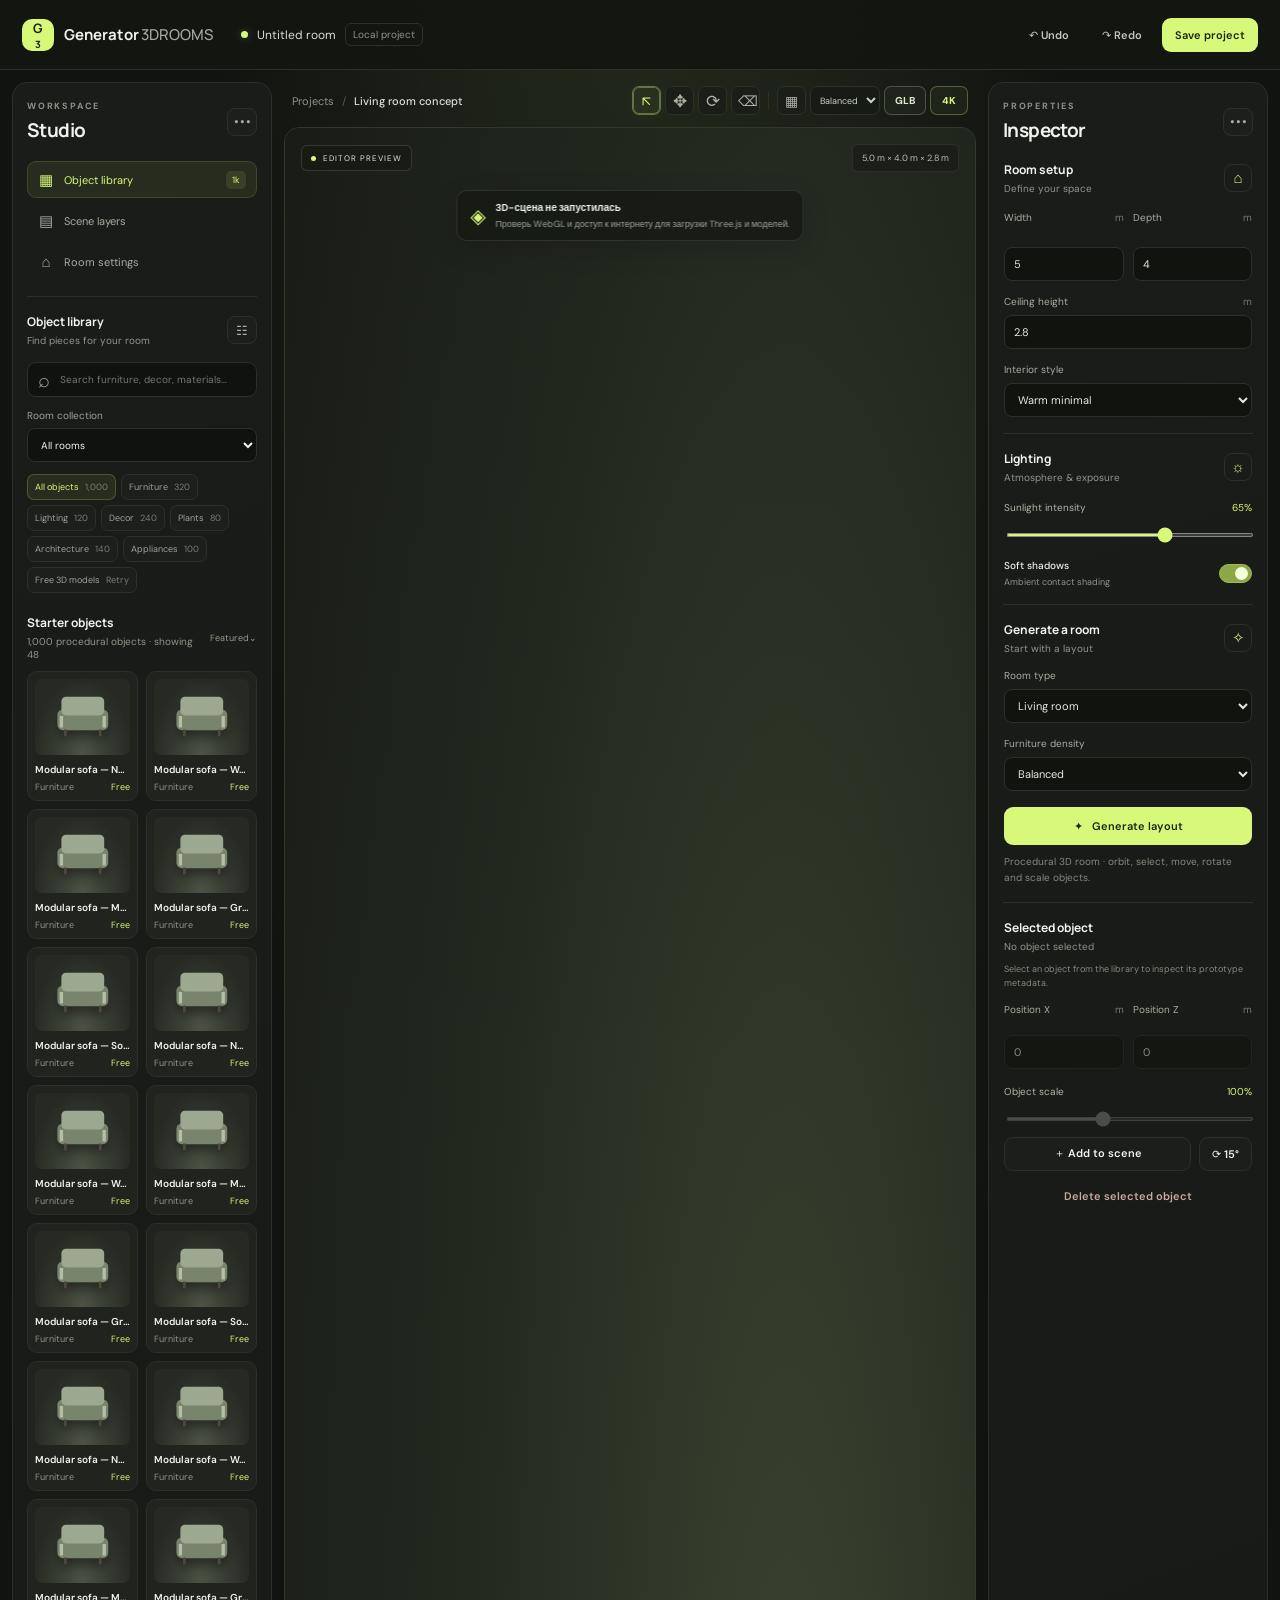
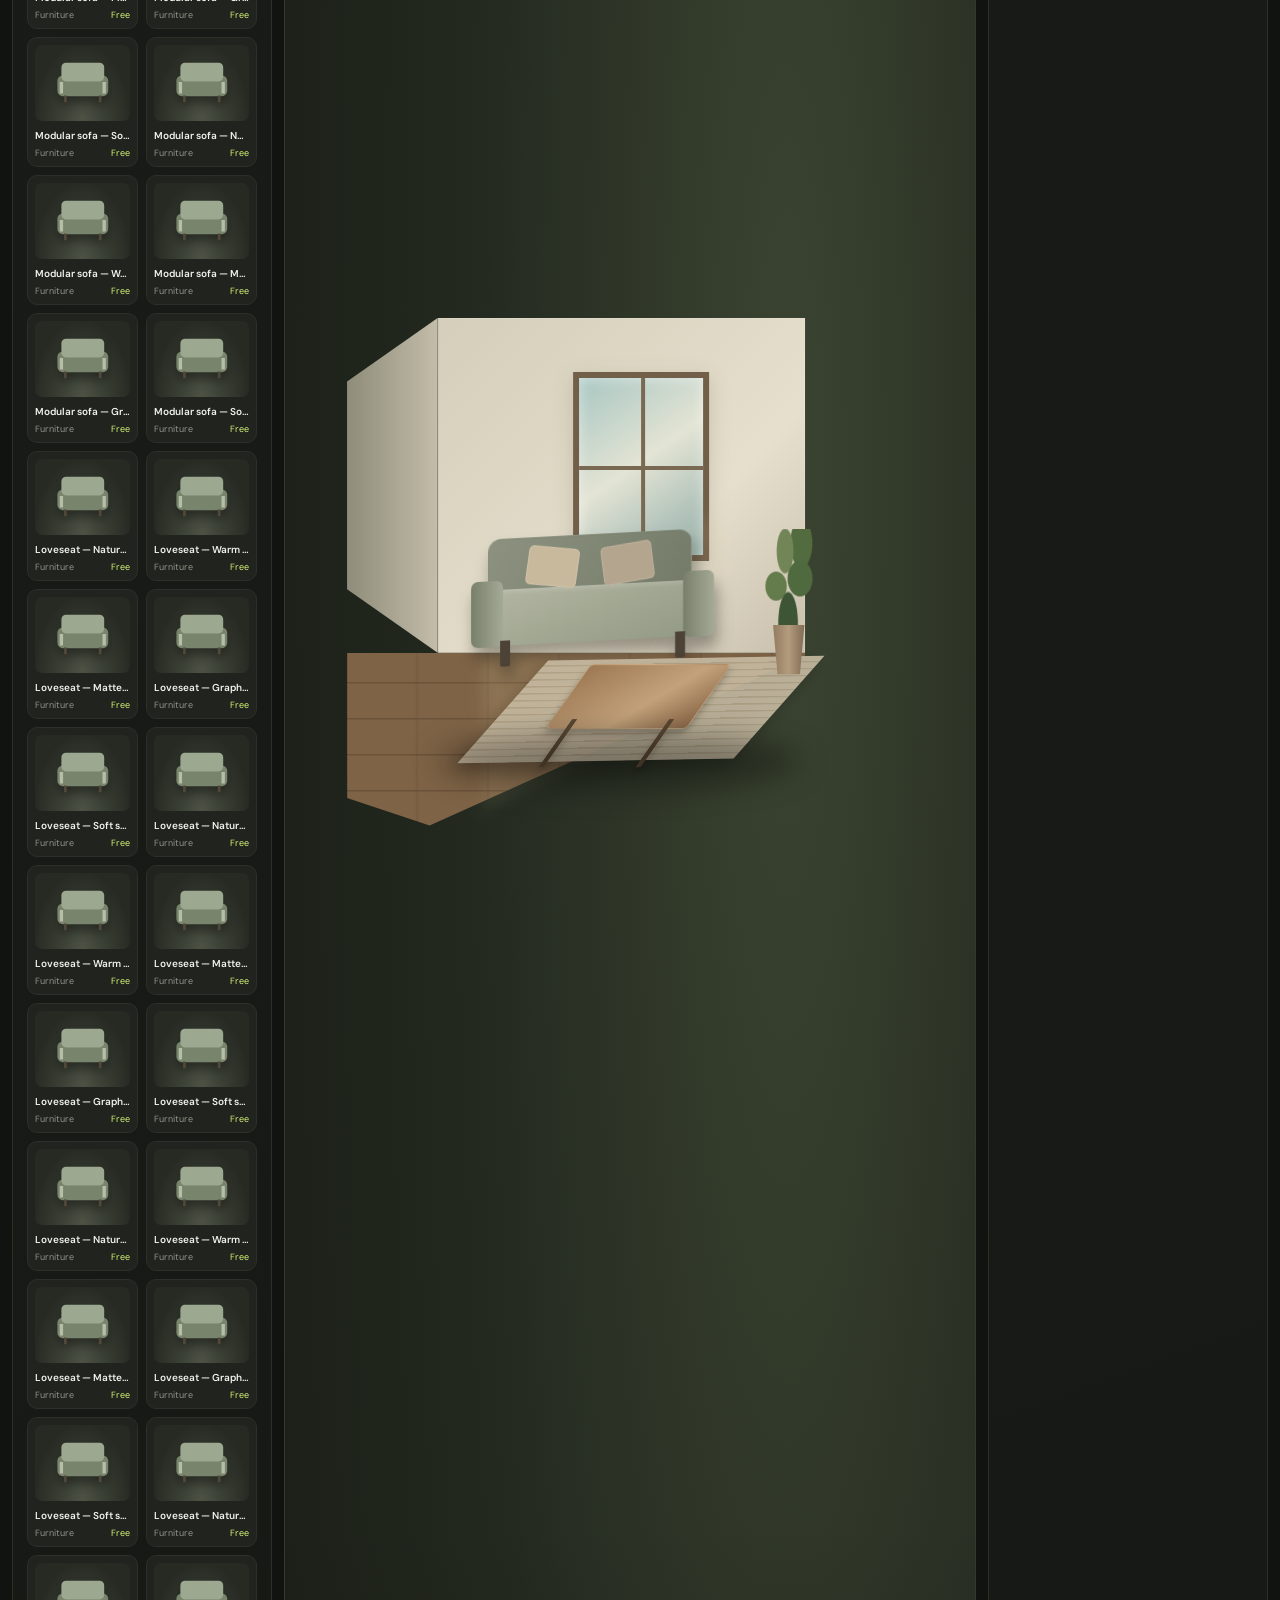
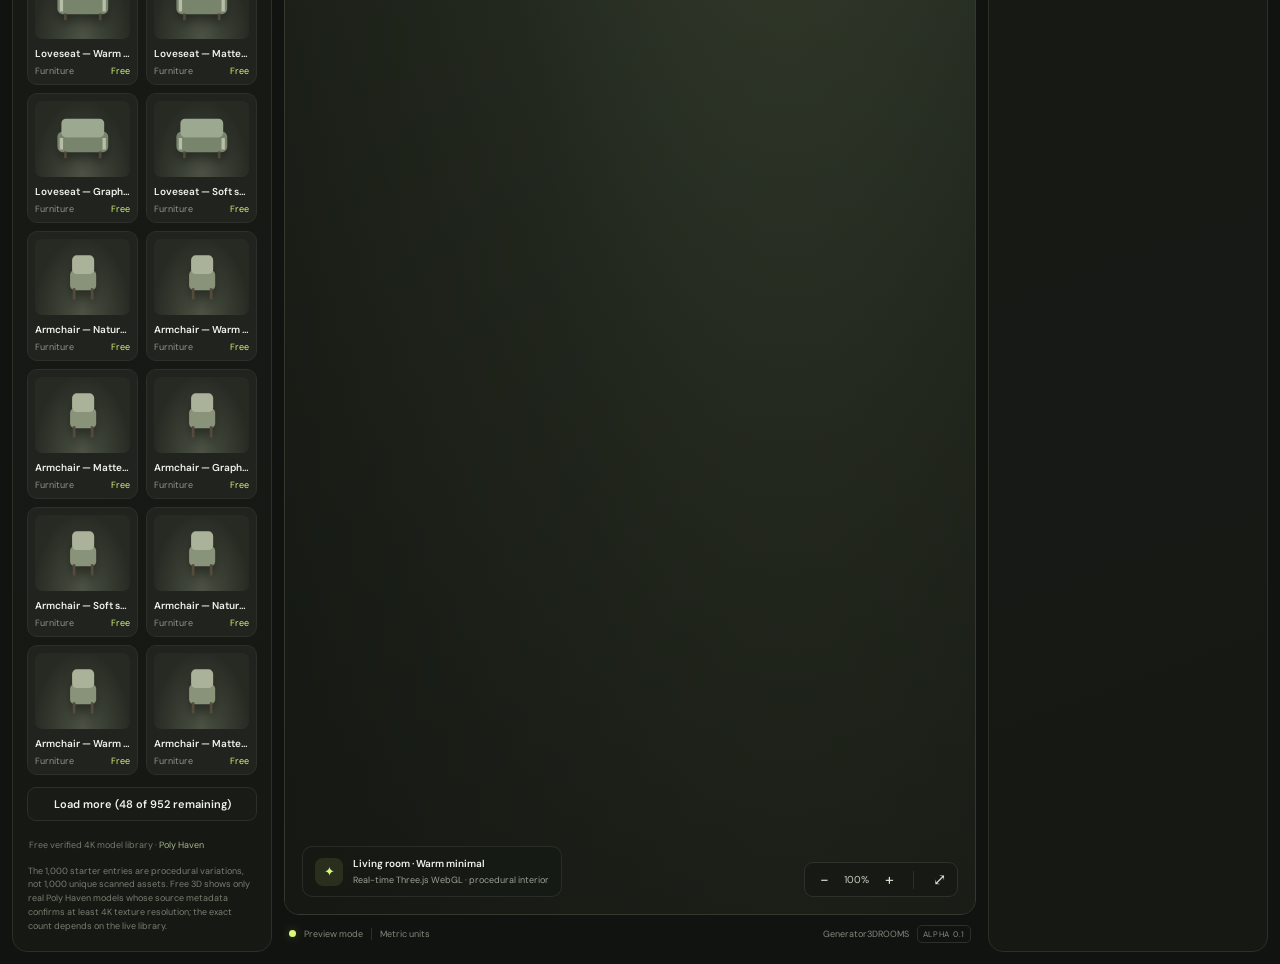
<file: index.html>
<!doctype html>
<html lang="ru">
<head>
<meta charset="utf-8"><meta name="viewport" content="width=device-width,initial-scale=1"><meta name="theme-color" content="#111310"><title>Generator3DROOMS — запуск</title>
<style>*{box-sizing:border-box}body{margin:0;min-height:100vh;display:grid;place-items:center;padding:24px;background:#111310;color:#eef0e8;font:15px/1.6 system-ui,sans-serif}.card{width:min(680px,100%);padding:clamp(24px,5vw,44px);border:1px solid #34392e;border-radius:24px;background:linear-gradient(145deg,#1c2019,#141612);box-shadow:0 24px 90px #0005}.mark{display:inline-grid;place-items:center;width:42px;height:42px;border-radius:13px;background:#d8f879;color:#1b2410;font-weight:900;margin-bottom:22px}h1{margin:0 0 12px;font-size:clamp(28px,5vw,42px);letter-spacing:-1.3px}p{color:#b6bdae}.steps{padding-left:22px}.steps li{margin:10px 0}.note{font-size:12px;color:#939b8b;margin-top:22px}a{color:#d8f879}</style>
</head><body><main class="card"><div class="mark">G3</div><h1>Generator3DROOMS</h1><p>Для работы 3D-сцены, импорта моделей и экспорта нужен локальный HTTP-сервер. Открытие HTML двойным щелчком может блокировать загрузку модулей.</p><ol class="steps"><li>Запусти <b>Run-Generator3DROOMS.bat</b> из корневой папки проекта.</li><li>Оставь открытым окно сервера.</li><li>Браузер откроет студию автоматически.</li></ol><p>Если сайт уже запущен через HTTP, <a href="./web/">открой студию</a>.</p><p class="note">Для бесплатных 4K-моделей нужен интернет. Модели отбираются по данным о разрешении текстур в каталоге Poly Haven.</p></main><script>if(location.protocol!=="file:")location.replace("./web/");</script></body></html>
</file>
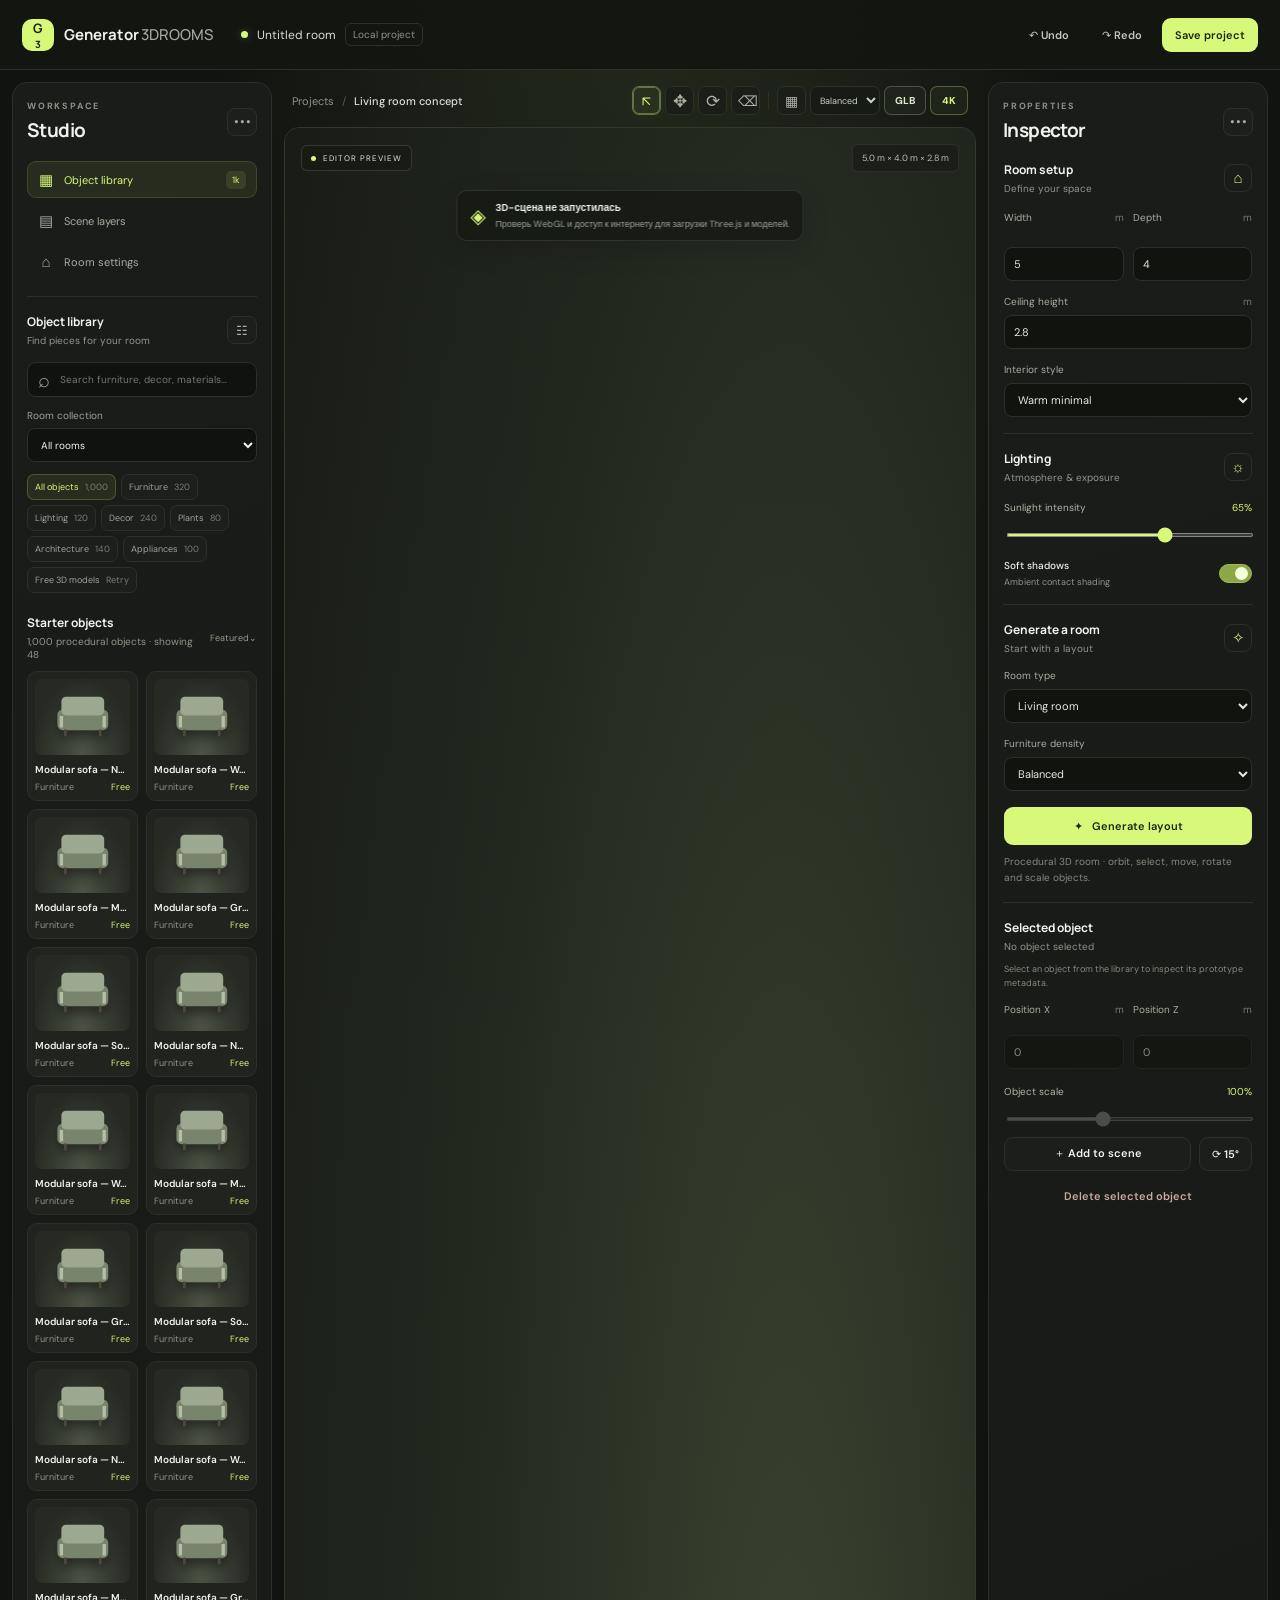
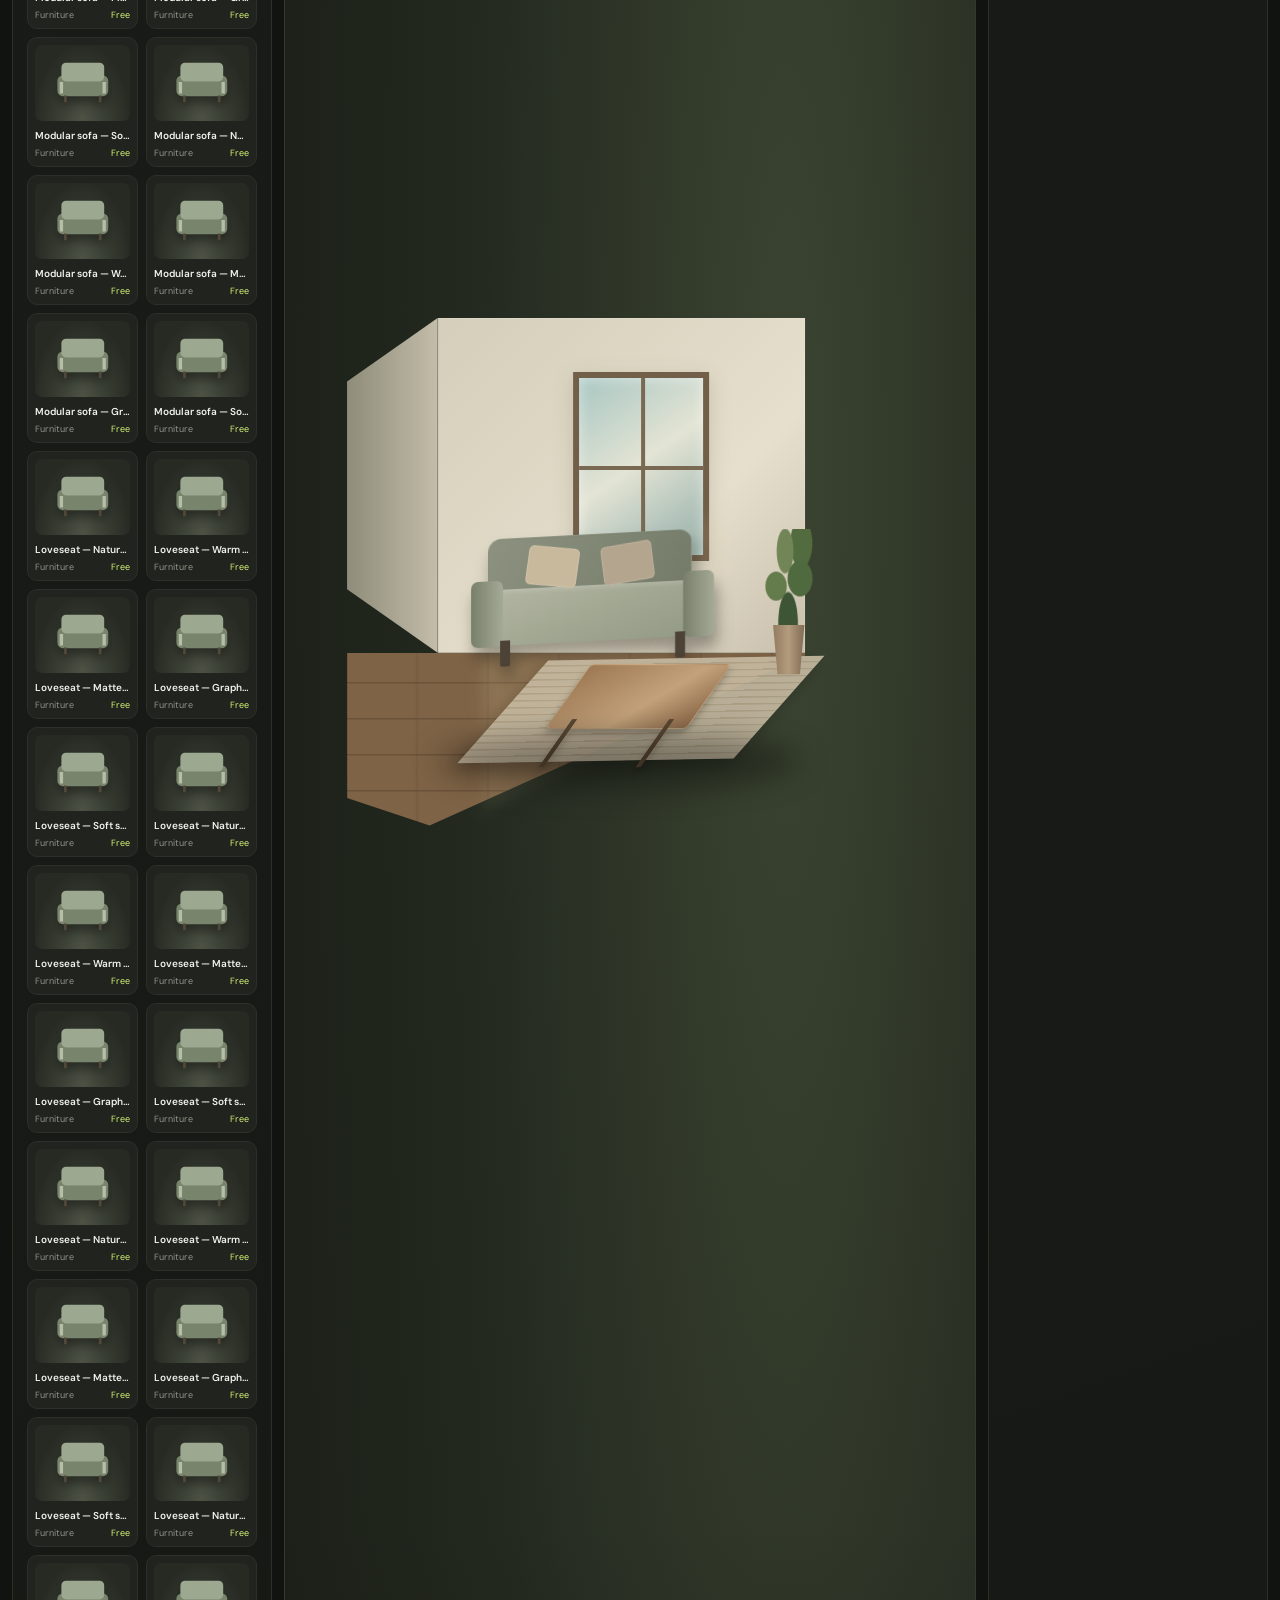
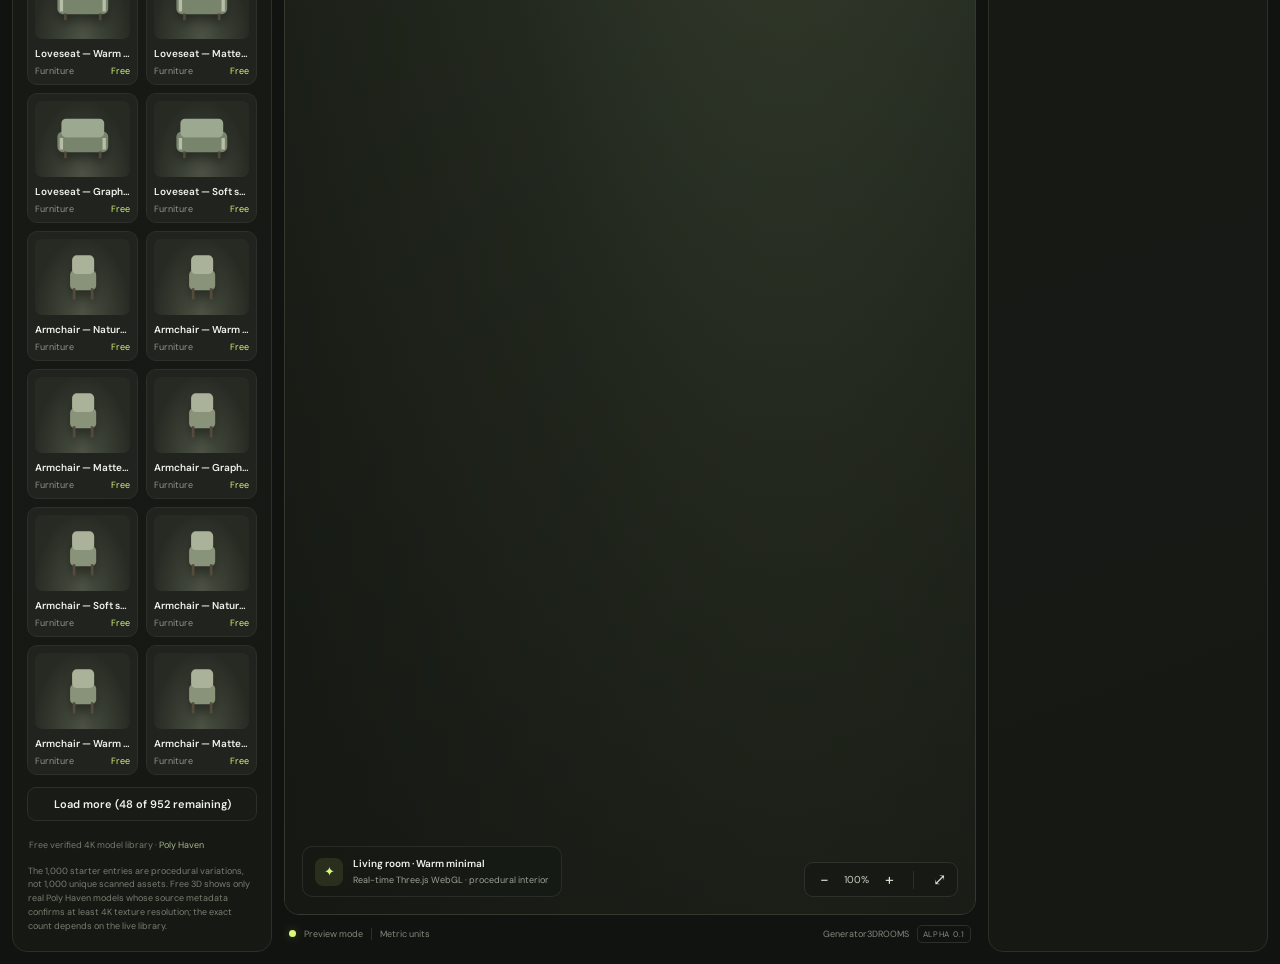
<file: web/index.html>
<!doctype html>
<html lang="ru">
<head>
  <meta charset="UTF-8">
  <meta name="viewport" content="width=device-width, initial-scale=1">
  <meta name="theme-color" content="#111310">
  <title>Generator3DROOMS — Interior Studio</title>
  <link rel="stylesheet" href="./styles.css">
</head>
<body>
  <div class="app-shell">
    <header class="topbar">
      <a class="brand" href="#" aria-label="Generator3DROOMS home">
        <span class="brand-mark">G<span>3</span></span>
        <span>Generator<span class="brand-muted">3DROOMS</span></span>
      </a>
      <div class="project-title"><span class="status-dot"></span><span>Untitled room</span><span class="saved-label">Local project</span></div>
      <div class="top-actions">
        <button class="button button-quiet" id="undoBtn" title="Undo (prototype)">↶ <span>Undo</span></button>
        <button class="button button-quiet" id="redoBtn" title="Redo (prototype)">↷ <span>Redo</span></button>
        <button class="button button-primary" id="saveBtn">Save project</button>
      </div>
    </header>

    <main class="workspace">
      <aside class="left-panel panel">
        <div class="panel-heading"><div><span class="eyebrow">WORKSPACE</span><h1>Studio</h1></div><button class="icon-button" aria-label="Panel menu">•••</button></div>
        <nav class="tool-nav" aria-label="Workspace tools">
          <button class="nav-item active" data-tab="catalog"><span class="nav-icon">▦</span> Object library <span class="nav-count">1k</span></button>
          <button class="nav-item" data-tab="layers"><span class="nav-icon">▤</span> Scene layers</button>
          <button class="nav-item" data-tab="room"><span class="nav-icon">⌂</span> Room settings</button>
        </nav>
        <div class="panel-divider"></div>
        <section id="catalogPanel" class="catalog-panel">
          <div class="section-heading"><div><h2>Object library</h2><p>Find pieces for your room</p></div><button class="icon-button" aria-label="Filter catalog">☷</button></div>
          <label class="searchbox"><span>⌕</span><input id="searchInput" type="search" placeholder="Search furniture, decor, materials…" autocomplete="off"></label>
          <label class="catalog-room-label" for="catalogRoomFilter">Room collection</label><select class="catalog-room-select" id="catalogRoomFilter"><option>All rooms</option><option>Living room</option><option>Bedroom</option><option>Home office</option><option>Kitchen</option><option>Dining room</option><option>Bathroom</option><option>Kids room</option><option>Entryway</option><option>Laundry room</option></select>
          <div class="category-list" id="categoryList">
            <button class="category-chip selected" data-category="All">All objects <span>1,000</span></button>
            <button class="category-chip" data-category="Furniture">Furniture <span>320</span></button>
            <button class="category-chip" data-category="Lighting">Lighting <span>120</span></button>
            <button class="category-chip" data-category="Decor">Decor <span>240</span></button>
            <button class="category-chip" data-category="Plants">Plants <span>80</span></button>
            <button class="category-chip" data-category="Architecture">Architecture <span>140</span></button>
            <button class="category-chip" data-category="Appliances">Appliances <span>100</span></button>
            <button class="category-chip" data-category="Free 3D">Free 3D models <span id="freeModelCount">CC0</span></button>
          </div>
          <div class="section-heading results-heading"><div><h2>Starter objects</h2><p id="resultCount">Procedural catalog · loading free CC0 models…</p></div><span class="sort-label">Featured⌄</span></div>
          <div class="object-grid" id="objectGrid"></div><button class="button button-outline catalog-more" id="loadMoreObjects" type="button">Load more objects</button><p class="catalog-credit">Free verified 4K model library · <a href="https://polyhaven.com/our-api" target="_blank" rel="noreferrer">Poly Haven</a></p>
          <p class="catalog-note">The 1,000 starter entries are procedural variations, not 1,000 unique scanned assets. Free 3D shows only real Poly Haven models whose source metadata confirms at least 4K texture resolution; the exact count depends on the live library.</p>
        </section>
        <section id="layersPanel" class="hidden secondary-panel"><h2>Scene layers</h2><p class="muted">Select, duplicate, move, rotate, scale and delete objects in the live WebGL scene.</p></section>
        <section id="roomPanel" class="hidden secondary-panel"><h2>Room dimensions</h2><p class="muted">Set dimensions in the inspector and see the live room update immediately.</p></section>
      </aside>

      <section class="center-stage">
        <div class="stage-toolbar">
          <div class="breadcrumb"><span>Projects</span><span class="crumb-slash">/</span><strong>Living room concept</strong></div>
          <div class="stage-tools"><button class="tool-button active" data-mode="select" title="Select object">↖</button><button class="tool-button" data-mode="move" title="Move object — drag with mouse">✥</button><button class="tool-button" data-mode="rotate" title="Rotate object — drag horizontally">⟳</button><button class="tool-button" id="deleteSelectedBtn" title="Delete selected object" aria-label="Delete selected object">⌫</button><span class="toolbar-separator"></span><button class="tool-button" id="gridBtn" title="Toggle grid">▦</button><select class="quality-select" id="renderQuality" aria-label="Render quality" title="Render quality"><option value="balanced">Balanced</option><option value="high">High</option><option value="ultra">Ultra</option></select><button class="tool-button export-3d-button" id="export3dBtn" title="Export the complete 3D room as a GLB file">GLB</button><button class="tool-button export-4k-button" id="export4kBtn" title="Export room image at 3840 × 2160">4K</button></div>
        </div>
        <div class="scene-frame" id="sceneFrame">
          <div class="scene-background"></div>
          <div class="scene-meta"><span class="live-pill"><span></span> EDITOR PREVIEW</span><span class="scene-dimensions" id="sceneDimensions">5.0 m × 4.0 m × 2.8 m</span></div>
          <canvas id="unity-canvas" class="unity-canvas" tabindex="-1" aria-label="Interactive real-time WebGL 3D room scene"></canvas>
          <div class="room-preview" id="roomPreview" aria-label="Illustrative room preview">
            <div class="room-wall wall-back"></div><div class="room-wall wall-left"></div><div class="room-floor"></div>
            <div class="window-frame"><div class="window-glass"></div><div class="window-cross vertical"></div><div class="window-cross horizontal"></div></div>
            <div class="sunlight"></div>
            <div class="sofa" id="previewSofa"><div class="sofa-back"></div><div class="sofa-seat"></div><div class="sofa-arm left"></div><div class="sofa-arm right"></div><div class="sofa-cushion one"></div><div class="sofa-cushion two"></div><div class="sofa-leg l1"></div><div class="sofa-leg l2"></div></div>
            <div class="rug"></div><div class="coffee-table"><div class="table-top"></div><div class="table-leg a"></div><div class="table-leg b"></div></div>
            <div class="plant"><div class="plant-leaves"></div><div class="plant-pot"></div></div>
            <div class="floor-shadow"></div>
          </div>
          <div class="preview-caption"><span class="caption-icon">✦</span><div><strong id="sceneCaption">Living room · Warm minimal</strong><small>Real-time Three.js WebGL · procedural interior</small></div></div>
          <div class="viewport-controls"><button id="zoomOut" aria-label="Zoom out">−</button><span id="zoomLabel">100%</span><button id="zoomIn" aria-label="Zoom in">+</button><span class="control-separator"></span><button id="resetView" aria-label="Reset view">⤢</button></div>
          <div class="unity-notice" id="unityNotice"><span class="notice-icon">◈</span><div><strong>Starting real-time 3D scene…</strong><small>Loading the browser WebGL renderer.</small></div></div>
        </div>
        <footer class="stage-footer"><div class="footer-left"><span class="sync-dot"></span><span>Preview mode</span><span class="footer-divider"></span><span>Metric units</span></div><div class="footer-right"><span>Generator3DROOMS</span><span class="version-tag">ALPHA 0.1</span></div></footer>
      </section>

      <aside class="right-panel panel">
        <div class="panel-heading"><div><span class="eyebrow">PROPERTIES</span><h1>Inspector</h1></div><button class="icon-button" aria-label="More properties">•••</button></div>
        <section class="inspector-section"><div class="section-heading"><div><h2>Room setup</h2><p>Define your space</p></div><span class="section-glyph">⌂</span></div>
          <div class="field-row"><label for="roomWidth">Width <span>m</span></label><label for="roomDepth">Depth <span>m</span></label></div>
          <div class="field-row"><input id="roomWidth" type="number" min="2" max="20" step=".5" value="5"><input id="roomDepth" type="number" min="2" max="20" step=".5" value="4"></div>
          <label class="field-label" for="roomHeight">Ceiling height <span>m</span></label><input id="roomHeight" type="number" min="2" max="6" step=".1" value="2.8">
          <label class="field-label" for="roomStyle">Interior style</label><select id="roomStyle"><option>Warm minimal</option><option>Scandinavian</option><option>Modern luxury</option><option>Industrial</option><option>Japandi</option></select>
        </section>
        <div class="panel-divider"></div>
        <section class="inspector-section"><div class="section-heading"><div><h2>Lighting</h2><p>Atmosphere & exposure</p></div><span class="section-glyph">☼</span></div>
          <div class="range-heading"><label for="lightIntensity">Sunlight intensity</label><output id="lightValue">65%</output></div><input id="lightIntensity" type="range" min="0" max="100" value="65">
          <div class="toggle-row"><div><strong>Soft shadows</strong><small>Ambient contact shading</small></div><button class="toggle on" id="shadowToggle" aria-pressed="true"><span></span></button></div>
        </section>
        <div class="panel-divider"></div>
        <section class="inspector-section"><div class="section-heading"><div><h2>Generate a room</h2><p>Start with a layout</p></div><span class="section-glyph">✧</span></div>
          <label class="field-label" for="roomType">Room type</label><select id="roomType"><option>Living room</option><option>Bedroom</option><option>Home office</option><option>Kitchen</option><option>Dining room</option><option>Bathroom</option><option>Kids room</option><option>Entryway</option><option>Laundry room</option></select>
          <label class="field-label" for="density">Furniture density</label><select id="density"><option value="minimal">Minimal</option><option value="balanced" selected>Balanced</option><option value="full">Fully furnished</option></select>
          <button class="button button-primary generate-button" id="generateBtn"><span>✦</span> Generate layout</button>
          <p class="helper-text" id="generateStatus">Procedural 3D room · orbit, select, move, rotate and scale objects.</p>
        </section>
        <div class="panel-divider"></div>
        <section class="inspector-section selected-object"><div class="section-heading"><div><h2>Selected object</h2><p id="selectedName">No object selected</p></div><span class="selection-dot"></span></div>
          <p class="muted small">Select an object from the library to inspect its prototype metadata.</p>
          <div class="field-row"><label for="posX">Position X <span>m</span></label><label for="posZ">Position Z <span>m</span></label></div>
          <div class="field-row"><input id="posX" type="number" step=".1" value="0" disabled><input id="posZ" type="number" step=".1" value="0" disabled></div><div class="range-heading object-scale-heading"><label for="objectScale">Object scale</label><output id="objectScaleValue">100%</output></div><input id="objectScale" type="range" min="0.5" max="1.8" step="0.05" value="1" disabled>
          <div class="selection-actions"><button class="button button-outline" id="addSelectedBtn" disabled>＋ Add to scene</button><button class="button button-outline" id="rotateStepBtn" disabled title="Rotate 15 degrees">⟳ 15°</button></div><button class="button button-quiet delete-object-button" id="deleteObjectBtn" disabled>Delete selected object</button>
        </section>
      </aside>
    </main>
  </div>
  <div class="toast" id="toast" role="status" aria-live="polite"></div>
  <script src="./app.js"></script>
  <script src="./unity-bridge.js"></script>
</body>
</html>
</file>
<file: web/styles.css>
@import url('https://fonts.googleapis.com/css2?family=DM+Sans:wght@400;500;600;700&family=Manrope:wght@400;500;600;700;800&display=swap');
:root{color-scheme:dark;--bg:#111310;--panel:#181a17;--panel2:#1d201c;--border:#2c3029;--text:#f1f2ec;--muted:#90968b;--accent:#d8f879;--accent-ink:#1d2510;--radius:15px;font-family:'DM Sans',sans-serif;color:var(--text);background:var(--bg);font-synthesis:none}
*{box-sizing:border-box}body{margin:0;min-width:320px;min-height:100vh;background:radial-gradient(ellipse at 50% -30%,#293020 0,transparent 50%),var(--bg);font-size:13px}button,input,select{font:inherit}button{cursor:pointer}button:focus-visible,input:focus-visible,select:focus-visible{outline:2px solid var(--accent);outline-offset:2px}.app-shell{min-height:100vh;display:flex;flex-direction:column}.topbar{height:70px;border-bottom:1px solid var(--border);display:flex;align-items:center;gap:28px;padding:0 22px;background:#141612eF;backdrop-filter:blur(22px);position:relative;z-index:5}.brand{display:flex;align-items:center;gap:10px;color:var(--text);text-decoration:none;font:700 15px Manrope,sans-serif;white-space:nowrap}.brand-mark{width:32px;height:32px;border-radius:10px;background:var(--accent);color:#1b2410;display:grid;place-items:center;font-size:13px}.brand-mark span{font-size:10px}.brand-muted{color:#a4aa9e;font-weight:500;margin-left:2px}.project-title{display:flex;align-items:center;gap:9px;color:#d9ddd3;font-size:12px}.status-dot,.sync-dot{width:7px;height:7px;background:var(--accent);border-radius:50%;box-shadow:0 0 10px #d8f87945}.saved-label{padding:4px 7px;border:1px solid var(--border);border-radius:6px;color:var(--muted);font-size:10px}.top-actions{margin-left:auto;display:flex;gap:7px}.button{height:34px;border:1px solid transparent;border-radius:9px;padding:0 12px;font-weight:600;font-size:11px;transition:background .2s,border .2s,transform .2s}.button:active{transform:scale(.98)}.button-primary{background:var(--accent);color:var(--accent-ink)}.button-primary:hover{background:#e3ff92}.button-quiet{background:transparent;color:#c2c8bd;border-color:transparent}.button-quiet:hover{background:#ffffff09;border-color:var(--border)}.button-outline{background:#ffffff04;color:var(--text);border-color:var(--border);width:100%;margin-top:12px}.button-outline:hover{border-color:#69764d}.workspace{display:grid;grid-template-columns:260px minmax(360px,1fr) 280px;gap:12px;padding:12px;flex:1;min-height:calc(100vh - 70px)}.panel{background:linear-gradient(160deg,#1a1c19,#161814);border:1px solid var(--border);border-radius:var(--radius);min-width:0;overflow:hidden}.left-panel,.right-panel{padding:17px 14px}.panel-heading{display:flex;align-items:center;justify-content:space-between;margin-bottom:18px}.eyebrow{display:block;font-size:9px;font-weight:700;letter-spacing:1.8px;color:#8c9385;margin-bottom:5px}.panel-heading h1{font:700 19px Manrope,sans-serif;letter-spacing:-.6px;margin:0}.icon-button{border:1px solid var(--border);border-radius:8px;background:#ffffff03;color:#a8aea2;width:30px;height:28px;letter-spacing:1px}.tool-nav{display:grid;gap:4px}.nav-item{height:37px;display:flex;align-items:center;gap:10px;text-align:left;padding:0 10px;border:1px solid transparent;background:transparent;color:#a6ada0;border-radius:9px;font-size:11px}.nav-item:hover{background:#ffffff05;color:var(--text)}.nav-item.active{background:#d8f87912;border-color:#d8f87923;color:var(--accent)}.nav-icon{font-size:15px;width:16px;text-align:center}.nav-count{margin-left:auto;background:#d8f87918;color:var(--accent);padding:3px 6px;border-radius:5px;font-size:9px}.panel-divider{height:1px;background:var(--border);margin:16px 0}.section-heading{display:flex;align-items:center;justify-content:space-between;gap:8px}.section-heading h2,.secondary-panel h2{font:700 12px Manrope,sans-serif;margin:0 0 4px}.section-heading p{font-size:10px;color:var(--muted);margin:0}.searchbox{display:flex;align-items:center;gap:8px;height:35px;border:1px solid var(--border);border-radius:9px;padding:0 10px;margin:15px 0 12px;background:#10120f;color:#9da496}.searchbox span{font-size:20px}.searchbox input{width:100%;border:0;outline:0;background:transparent;color:var(--text);font-size:10px}.category-list{display:flex;flex-wrap:wrap;gap:5px}.category-chip{background:#ffffff03;border:1px solid var(--border);color:#9ca396;border-radius:7px;padding:6px 7px;font-size:9px}.category-chip span{color:#777e71;margin-left:4px}.category-chip.selected{background:#d8f87914;color:var(--accent);border-color:#d8f87935}.results-heading{margin-top:21px;margin-bottom:10px}.sort-label{font-size:9px;color:#969d8e}.object-grid{display:grid;grid-template-columns:repeat(2,minmax(0,1fr));gap:8px}.object-card{min-width:0;border:1px solid var(--border);border-radius:10px;background:#20231e;padding:7px;text-align:left;color:var(--text);transition:border .18s,background .18s,transform .18s}.object-card:hover{border-color:#788a52;background:#282c23;transform:translateY(-2px)}.object-card.selected{border-color:var(--accent);background:#d8f8790b}.object-thumb{height:76px;border-radius:7px;background:radial-gradient(ellipse at 50% 100%,#4c5244,#262a23 72%);display:grid;place-items:center;margin-bottom:8px;overflow:hidden}.object-thumb svg{width:88%;height:88%;filter:drop-shadow(0 7px 5px #0005)}.object-name{display:block;font-size:10px;font-weight:600;white-space:nowrap;overflow:hidden;text-overflow:ellipsis}.object-meta{display:flex;justify-content:space-between;gap:4px;color:var(--muted);font-size:9px;margin-top:5px}.object-meta .free{color:var(--accent)}.catalog-note{font-size:9px;color:#777f70;line-height:1.55;margin:12px 1px 0}.center-stage{display:flex;flex-direction:column;min-width:0}.stage-toolbar{height:45px;display:flex;align-items:center;justify-content:space-between;padding:0 8px 8px;gap:12px}.breadcrumb{font-size:11px;color:#8c9387}.breadcrumb strong{font-weight:500;color:#dce0d6}.crumb-slash{margin:0 8px;color:#555c50}.stage-tools{display:flex;align-items:center;gap:4px}.tool-button{width:29px;height:29px;background:#1a1d18;border:1px solid var(--border);border-radius:7px;color:#aab1a3;font-size:14px}.tool-button:hover,.tool-button.active{color:var(--accent);border-color:#65744a;background:#d8f8790c}.toolbar-separator,.control-separator{height:18px;width:1px;background:var(--border);margin:0 4px}.scene-frame{position:relative;overflow:hidden;flex:1;min-height:480px;border:1px solid #34392e;border-radius:15px;background:#20251c;isolation:isolate}.scene-background{position:absolute;inset:0;background:radial-gradient(ellipse at 52% 35%,#3b4431 0,#242a20 43%,#1a1e17 80%);z-index:-2}.scene-frame:after{content:"";position:absolute;inset:0;pointer-events:none;background:linear-gradient(180deg,#10120c21,transparent 25%,transparent 75%,#11130f8c);z-index:2}.scene-meta{position:absolute;top:16px;left:16px;right:16px;display:flex;justify-content:space-between;align-items:center;z-index:3}.live-pill{font-size:8px;letter-spacing:1px;color:#e4e9dc;background:#171b14c9;border:1px solid #ffffff20;border-radius:6px;padding:7px 9px;display:flex;align-items:center;gap:7px}.live-pill span{width:5px;height:5px;background:#d8f879;border-radius:50%}.scene-dimensions{font-size:9px;color:#b9c0af;background:#171b14a8;padding:7px 9px;border:1px solid #ffffff12;border-radius:6px}.room-preview{position:absolute;width:min(82%,700px);height:min(72%,540px);left:50%;top:51%;transform:translate(-50%,-50%);perspective:1100px;transition:transform .3s;z-index:1}.room-wall{position:absolute;top:5%;height:62%;background:linear-gradient(120deg,#b9b4a1,#ded8c5 62%,#c9c1ac);box-shadow:inset 0 0 0 1px #ffffff22}.wall-back{left:16%;width:65%;clip-path:polygon(0 0,100% 0,100% 100%,0 100%);background:linear-gradient(135deg,#d4ceba,#e7dfcd 65%,#c8c0ad)}.wall-left{left:0;top:5%;width:16%;height:62%;clip-path:polygon(0 19%,100% 0,100% 100%,0 81%);background:linear-gradient(90deg,#8e8c7a,#c3bda9);transform-origin:right center}.room-floor{position:absolute;left:0;top:67%;width:81%;height:32%;background:repeating-linear-gradient(90deg,transparent 0 68px,#6f5b4230 69px 71px),repeating-linear-gradient(0deg,#9e7c58 0 34px,#866749 35px 36px);clip-path:polygon(0 0,100% 0,100% 2%,18% 100%,0 84%);filter:brightness(.8)}.window-frame{position:absolute;left:40%;top:15%;width:24%;height:35%;background:#725f49;padding:6px;box-shadow:0 6px 18px #6b705b40}.window-glass{width:100%;height:100%;background:linear-gradient(145deg,#a8c6c2,#e3e4d4 48%,#91ada9);box-shadow:inset 0 0 14px #fff8}.window-cross{position:absolute;background:#796952}.window-cross.vertical{width:4px;top:6px;bottom:6px;left:50%}.window-cross.horizontal{height:4px;left:6px;right:6px;top:50%}.sunlight{position:absolute;left:24%;top:51%;width:43%;height:35%;background:linear-gradient(130deg,#fff1b922,#fff4d000);transform:skewY(-25deg);filter:blur(7px)}.sofa{position:absolute;left:22%;top:45%;width:43%;height:26%;filter:drop-shadow(3px 12px 8px #0005);transform:skewY(-3deg)}.sofa-back{position:absolute;left:7%;top:0;width:84%;height:45%;border-radius:13px 13px 4px 4px;background:linear-gradient(120deg,#8c927f,#737b68);border:1px solid #ffffff19}.sofa-seat{position:absolute;left:4%;top:36%;width:90%;height:40%;border-radius:8px;background:linear-gradient(160deg,#b3b6a2,#929984);box-shadow:inset 0 3px 4px #ffffff25}.sofa-arm{position:absolute;top:30%;width:13%;height:47%;border-radius:7px;background:linear-gradient(90deg,#777f6a,#a5aa96)}.sofa-arm.left{left:0}.sofa-arm.right{right:0}.sofa-cushion{position:absolute;top:8%;width:21%;height:28%;border-radius:5px;background:#c8b99c;transform:rotate(8deg);box-shadow:inset 0 0 0 1px #ffffff26}.sofa-cushion.one{left:23%}.sofa-cushion.two{left:54%;background:#b4a58e;transform:rotate(-7deg)}.sofa-leg{position:absolute;top:73%;width:4%;height:18%;background:#4c4336;border-radius:0 0 2px 2px}.sofa-leg.l1{left:12%}.sofa-leg.l2{right:12%}.rug{position:absolute;left:28%;top:68%;width:48%;height:19%;background:repeating-linear-gradient(0deg,#c7bba3 0 5px,#b6a88d 6px 7px);transform:skewX(-42deg) rotate(-1deg);opacity:.9;box-shadow:0 6px 12px #0003}.coffee-table{position:absolute;left:39%;top:69%;width:25%;height:12%;transform:skewX(-35deg);filter:drop-shadow(2px 5px 4px #0004)}.table-top{position:absolute;inset:0;background:linear-gradient(135deg,#9d7854,#c3a27b 60%,#8b6848);border:1px solid #d9bd9566;border-radius:5px}.table-leg{position:absolute;top:85%;width:5px;height:48px;background:#5c4935}.table-leg.a{left:14%}.table-leg.b{right:14%}.plant{position:absolute;left:72%;top:44%;width:12%;height:27%}.plant-pot{position:absolute;bottom:0;left:23%;width:55%;height:34%;background:linear-gradient(90deg,#8e765d,#b39b7d,#77634e);clip-path:polygon(8% 0,92% 0,80% 100%,20% 100%);box-shadow:0 5px 5px #0003}.plant-leaves{position:absolute;left:6%;top:0;width:88%;height:76%;background:radial-gradient(ellipse at 50% 85%,#3e5535 0 22%,transparent 24%),radial-gradient(ellipse at 30% 52%,#647c4b 0 17%,transparent 19%),radial-gradient(ellipse at 70% 45%,#4e6a3e 0 20%,transparent 22%),radial-gradient(ellipse at 45% 20%,#718557 0 17%,transparent 19%),radial-gradient(ellipse at 72% 13%,#526c40 0 17%,transparent 19%)}.floor-shadow{position:absolute;left:16%;top:82%;width:64%;height:10%;background:#0005;filter:blur(15px);border-radius:50%}.preview-caption{position:absolute;bottom:17px;left:17px;z-index:3;display:flex;gap:10px;align-items:center;background:#171b15d9;border:1px solid #ffffff15;padding:10px 12px;border-radius:10px;backdrop-filter:blur(15px)}.caption-icon{width:28px;height:28px;display:grid;place-items:center;background:#d8f8791a;border-radius:8px;color:var(--accent)}.preview-caption strong,.preview-caption small{display:block}.preview-caption strong{font-size:10px;font-weight:600}.preview-caption small{font-size:9px;color:#9ba394;margin-top:4px}.viewport-controls{position:absolute;bottom:17px;right:17px;z-index:4;display:flex;align-items:center;gap:9px;background:#171b15df;border:1px solid #ffffff19;border-radius:9px;padding:5px 8px;backdrop-filter:blur(12px);font-size:10px;color:#c7cebf}.viewport-controls button{border:0;background:transparent;color:#dbe2d0;font-size:16px;width:22px;height:23px}.unity-notice{position:absolute;top:62px;left:50%;transform:translateX(-50%);z-index:4;display:flex;align-items:center;gap:10px;max-width:calc(100% - 32px);padding:10px 13px;border:1px solid #ffffff1a;background:#171b15d9;border-radius:10px;backdrop-filter:blur(16px);box-shadow:0 8px 28px #0002}.notice-icon{font-size:20px;color:var(--accent)}.unity-notice strong,.unity-notice small{display:block;white-space:nowrap}.unity-notice strong{font-size:10px}.unity-notice small{font-size:9px;color:#9da597;margin-top:4px}.stage-footer{height:37px;display:flex;align-items:center;justify-content:space-between;color:#828a7d;font-size:9px;padding:0 5px}.footer-left,.footer-right{display:flex;align-items:center;gap:8px}.footer-divider{height:12px;width:1px;background:var(--border)}.version-tag{border:1px solid var(--border);border-radius:5px;padding:3px 5px;font-size:8px;letter-spacing:.7px}.inspector-section{padding:0 1px}.section-glyph{width:28px;height:28px;border:1px solid var(--border);border-radius:8px;display:grid;place-items:center;color:var(--accent);font-size:15px}.field-row{display:grid;grid-template-columns:1fr 1fr;gap:9px;margin-top:16px}.field-row label,.field-label{font-size:10px;color:#a7afa0;display:flex;justify-content:space-between;margin-bottom:7px}.field-row label span,.field-label span{color:#727b6c}.field-row input,.inspector-section>input[type=number],.inspector-section select{width:100%;height:34px;background:#11130f;border:1px solid var(--border);border-radius:8px;color:#e4e8de;padding:0 9px;font-size:11px;min-width:0}.field-label{display:flex;margin-top:14px}.inspector-section select{appearance:auto}.range-heading{display:flex;justify-content:space-between;align-items:center;margin:17px 0 10px;font-size:10px;color:#b0b7a9}.range-heading output{color:var(--accent)}input[type=range]{width:100%;accent-color:var(--accent);height:4px}.toggle-row{display:flex;align-items:center;justify-content:space-between;margin-top:18px}.toggle-row strong,.toggle-row small{display:block}.toggle-row strong{font-size:10px;font-weight:500}.toggle-row small{font-size:9px;color:var(--muted);margin-top:4px}.toggle{width:33px;height:19px;border-radius:12px;background:#353a30;border:1px solid #4b5144;padding:2px;transition:background .2s}.toggle span{display:block;width:13px;height:13px;border-radius:50%;background:#9ba293;transition:transform .2s}.toggle.on{background:#8da746;border-color:#9fbc58}.toggle.on span{background:#f4ffdc;transform:translateX(13px)}.generate-button{width:100%;margin-top:16px;height:38px}.generate-button span{margin-right:6px}.helper-text,.muted{font-size:10px;line-height:1.6;color:#828a7d}.helper-text{margin:9px 0 0}.small{font-size:9px}.selected-object .field-row{margin-top:12px}.selected-object input:disabled{opacity:.55}.hidden{display:none!important}.secondary-panel{padding:4px 1px}.secondary-panel p{line-height:1.7}.toast{position:fixed;bottom:22px;left:50%;transform:translate(-50%,20px);opacity:0;pointer-events:none;z-index:20;background:#e0fa92;color:#1c2510;padding:11px 16px;border-radius:10px;font-size:11px;font-weight:600;box-shadow:0 8px 30px #0004;transition:opacity .2s,transform .2s}.toast.visible{opacity:1;transform:translate(-50%,0)}@media(max-width:1180px){.workspace{grid-template-columns:230px minmax(300px,1fr)}.right-panel{grid-column:1/-1;display:grid;grid-template-columns:repeat(2,minmax(0,1fr));gap:18px}.right-panel .panel-heading{grid-column:1/-1;margin-bottom:0}.right-panel .panel-divider{display:none}.right-panel .inspector-section{padding:12px;border:1px solid var(--border);border-radius:11px}}@media(max-width:760px){.topbar{height:60px;padding:0 12px;gap:10px}.project-title{display:none}.top-actions .button-quiet span{display:none}.workspace{display:flex;flex-direction:column;padding:8px;gap:8px}.left-panel{order:2}.center-stage{order:1}.right-panel{order:3;display:block}.right-panel .inspector-section{margin-bottom:12px}.scene-frame{min-height:420px}.room-preview{width:94%;height:65%}.unity-notice{top:58px}.stage-toolbar{padding:0 3px 7px}.breadcrumb{font-size:10px}.brand{font-size:13px}.top-actions{gap:3px}.top-actions .button{padding:0 8px}.stage-footer{font-size:8px}.left-panel,.right-panel{padding:13px}.object-thumb{height:88px}}

/* Motion polish and progressive Unity WebGL integration */
@keyframes panel-arrive{from{opacity:0;transform:translateY(7px)}to{opacity:1;transform:translateY(0)}}
@keyframes soft-pulse{0%,100%{box-shadow:0 0 0 0 #d8f87900}50%{box-shadow:0 0 0 5px #d8f87912}}
@keyframes glow-drift{0%,100%{background-position:50% 0,0 0}50%{background-position:60% 15%,0 0}}
.panel,.scene-frame,.object-card,.inspector-section{animation:panel-arrive .42s cubic-bezier(.2,.75,.25,1) both}
.object-card:nth-child(2n){animation-delay:.035s}.object-card:nth-child(3n){animation-delay:.07s}
.scene-background{background-size:140% 140%,auto;animation:glow-drift 16s ease-in-out infinite}
.nav-item,.tool-button,.icon-button,.category-chip,.toggle,.button,.searchbox,.field-row input,.inspector-section select{transition:background .22s,border-color .22s,color .22s,transform .22s,box-shadow .22s}
.button-primary:hover{box-shadow:0 0 0 4px #d8f87918,0 7px 22px #d8f87912}
.category-chip:hover,.tool-button:hover{transform:translateY(-1px)}
.object-card:active{transform:scale(.975)}
.unity-canvas{display:none;position:absolute;inset:0;width:100%;height:100%;border:0;outline:0;background:#242a20;z-index:1}
.scene-frame.unity-ready .unity-canvas{display:block}
.scene-frame.unity-ready .room-preview{display:none}
.scene-frame.unity-ready .scene-background{display:none}
.scene-frame.unity-ready:after{pointer-events:none}
.scene-frame.unity-ready .unity-notice{display:none}
.scene-frame.unity-loading .unity-notice{border-color:#d8f87955}
@media(prefers-reduced-motion:reduce){*,*::before,*::after{animation-duration:.01ms!important;animation-iteration-count:1!important;scroll-behavior:auto!important;transition-duration:.01ms!important}}

.selection-actions{display:grid;grid-template-columns:1fr auto;gap:8px}
.delete-object-button{width:100%;margin-top:8px;color:#c9a9a0}
.tool-button[data-mode="move"],.tool-button[data-mode="rotate"]{font-size:17px}
.tool-button.active[data-mode]{box-shadow:inset 0 0 0 1px #d8f87955,0 0 16px #d8f8790b}
.unity-canvas{cursor:crosshair;touch-action:none}
.scene-frame.unity-ready .scene-meta{pointer-events:none}
@media(prefers-reduced-motion:reduce){.unity-canvas{scroll-behavior:auto}}

.catalog-more{width:100%;margin:12px 0 6px;animation:fade-up .28s ease both}
.catalog-more[hidden]{display:none}
.object-card{animation:fade-up .24s ease both}
.object-card:nth-child(3n){animation-delay:25ms}
.object-card:nth-child(3n + 1){animation-delay:45ms}
@keyframes fade-up{from{opacity:0;transform:translateY(7px)}to{opacity:1;transform:translateY(0)}}
@media(prefers-reduced-motion:reduce){.object-card,.catalog-more{animation:none}}


/* Render controls retain the studio's existing liquid-glass visual language. */
.quality-select{height:29px;max-width:100px;background:#171b15df;color:#cbd2c3;border:1px solid var(--border);border-radius:7px;padding:0 5px;font-size:9px;outline-offset:2px}
.export-4k-button{width:38px;font-size:10px;font-weight:800;letter-spacing:-.4px;color:var(--accent);border-color:#d8f8794a;background:#d8f8790c}
.export-4k-button:hover{background:#d8f8791c;box-shadow:0 0 18px #d8f87916}
.scene-frame.exporting:after{background:radial-gradient(ellipse at 50% 50%,transparent 30%,#0a0c08a8 100%);animation:export-pulse .7s ease-in-out infinite alternate}
@keyframes export-pulse{from{opacity:.35}to{opacity:.8}}
.object-scale-heading{margin-top:16px!important}
.stage-tools{flex-wrap:wrap}
@media(max-width:760px){.quality-select{max-width:88px}.export-4k-button{width:34px}}


/* External CC0 model thumbnails and catalog source credit */
.object-thumb img{width:100%;height:100%;object-fit:contain;padding:5px;filter:drop-shadow(0 7px 5px #0004);transition:transform .25s ease}
.object-card:hover .object-thumb img{transform:scale(1.06)}
.catalog-credit{font-size:9px;line-height:1.5;color:#737b6d;margin:12px 2px 0}
.catalog-credit a{color:#a6b68a;text-decoration:none}
.catalog-credit a:hover{color:var(--accent);text-decoration:underline}

.export-3d-button{width:42px;font-size:10px;font-weight:800;letter-spacing:-.2px;color:#dce9c9;border-color:#a4b98a55;background:#a4b98a0c}.export-3d-button:hover{background:#a4b98a1c;box-shadow:0 0 18px #a4b98a16}
@media(max-width:760px){.export-3d-button{width:36px}}

.catalog-room-label{display:block;margin:0 0 6px;color:#9ca396;font-size:10px}.catalog-room-select{display:block;width:100%;height:34px;margin:0 0 12px;padding:0 9px;border:1px solid var(--border);border-radius:8px;background:#10120f;color:var(--text);font-size:10px}.catalog-room-select:focus{border-color:#d8f87966}
</file>
